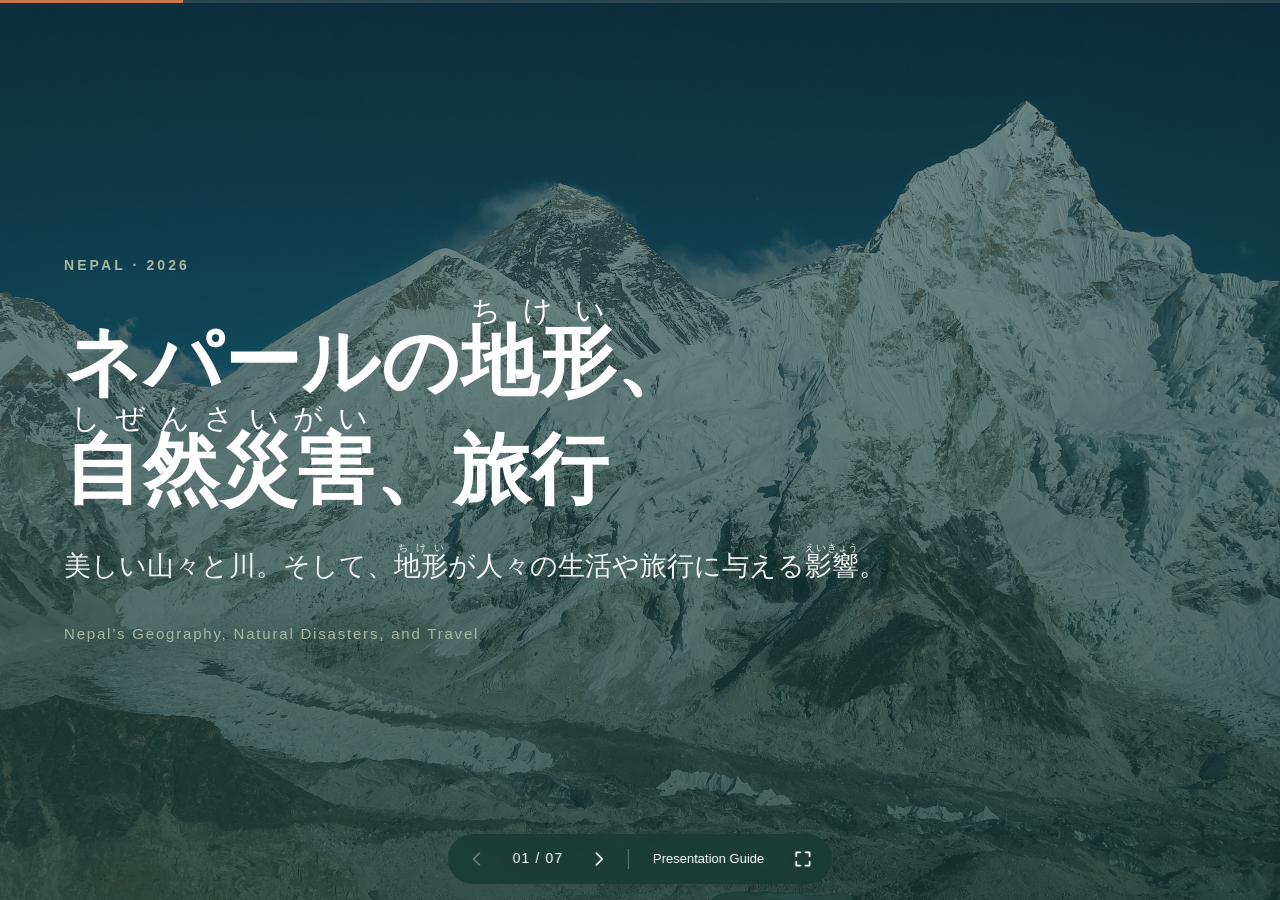
<file: index.html>
<!doctype html>
<html lang="ja">
<head>
  <meta charset="utf-8">
  <meta name="viewport" content="width=device-width, initial-scale=1">
  <title>ネパールの地形、自然災害、旅行</title>
  <meta name="description" content="ネパールの地形・自然災害・旅行 — Nepal’s Geography, Natural Disasters, and Travel. A short Japanese presentation.">
  <meta name="theme-color" content="#183C35">
  <meta property="og:title" content="ネパールの地形、自然災害、旅行">
  <meta property="og:description" content="Nepal’s Geography, Natural Disasters, and Travel">
  <meta property="og:image" content="images/hero.jpg">
  <link rel="icon" href="data:image/svg+xml,%3Csvg xmlns='http://www.w3.org/2000/svg' viewBox='0 0 32 32'%3E%3Crect width='32' height='32' fill='%23183C35'/%3E%3Cpath d='M2 26 12 10l5 8 4-6 9 14z' fill='%23F7F5EF'/%3E%3C/svg%3E">
  <link rel="stylesheet" href="css/style.css">
</head>
<body>
  <div class="progress" aria-hidden="true"><span id="progressBar"></span></div>

  <main id="deck" aria-live="polite">

    <!-- 1 Opening -->
    <section class="slide cover dark" aria-label="スライド 1">
      <img class="bg" src="images/hero.jpg" fetchpriority="high" decoding="async"
           alt="Mount Everest and Nuptse rising above the Khumbu Glacier in the Nepal Himalayas">
      <div class="overlay"></div>
      <div class="inner">
        <p class="label">Nepal · 2026</p>
        <h1 class="title xl">ネパールの<ruby>地形<rt>ちけい</rt></ruby>、<br><ruby>自然災害<rt>しぜんさいがい</rt></ruby>、旅行</h1>
        <p class="lead">美しい山々と川。そして、<ruby>地形<rt>ちけい</rt></ruby>が人々の生活や旅行に与える<ruby>影響<rt>えいきょう</rt></ruby>。</p>
        <p class="en">Nepal’s Geography, Natural Disasters, and Travel</p>
      </div>
    </section>

    <!-- 2 Geography -->
    <section class="slide split light" aria-label="スライド 2">
      <div class="text">
        <p class="label">01 · Geography</p>
        <h2 class="title">ネパールの<ruby>地形<rt>ちけい</rt></ruby></h2>
        <p class="lead">ネパールには、大きく分けて三つの地域があります。</p>
        <ul class="plain regions">
          <li><b>南</b><span><ruby>平野<rt>へいや</rt></ruby></span></li>
          <li><b>中央</b><span>丘や山</span></li>
          <li><b>北</b><span>ヒマラヤの山々</span></li>
        </ul>
        <p class="support">南にはテライ平野、中央には丘や山、北にはヒマラヤの山々があります。</p>
      </div>
      <div class="media triptych">
        <figure><img data-src="images/himalaya.jpg" alt="Annapurna South glowing in morning light — the Himalayan region" decoding="async"><figcaption>北 · ヒマラヤ<small>Himalaya</small></figcaption></figure>
        <figure><img data-src="images/hills.jpg" alt="Green tea-garden hills in Ilam, eastern Nepal — the hill region" decoding="async"><figcaption>中央 · 丘と山<small>Hills</small></figcaption></figure>
        <figure><img data-src="images/terai.jpg" alt="Flat green rice fields of the Terai plain with hills on the horizon" decoding="async"><figcaption>南 · テライ平野<small>Terai</small></figcaption></figure>

      </div>
    </section>

    <!-- 3 Mountains and rivers -->
    <section class="slide cover dark" aria-label="スライド 3">
      <img class="bg" data-src="images/river.jpg" decoding="async"
           alt="A braided river flowing through the Kali Gandaki valley between steep Himalayan slopes">
      <div class="overlay side"></div>
      <div class="inner">
        <p class="label">02 · Mountains &amp; Rivers</p>
        <h2 class="title">山と、たくさんの川</h2>
        <div class="stats">
          <div class="stat">
            <p class="num">約83%</p>
            <p class="desc">ネパールの<ruby>国土<rt>こくど</rt></ruby>に占める丘や山の割合。</p>
          </div>
          <div class="stat">
            <p class="num">約6,000</p>
            <p class="desc">ネパールにある川の数とされる概数。</p>
          </div>
        </div>
        <p class="support">多くの川は、山から平野へ流れています。</p>
      </div>
    </section>

    <!-- 4 Disasters -->
    <section class="slide split reverse light" aria-label="スライド 4">
      <div class="media photo">
        <img data-src="images/landslide.jpg" decoding="async"
             alt="A large landslide on a forested mountainside above a highway bridge in Nepal, with excavators clearing the road and trucks waiting">
      </div>
      <div class="text">
        <p class="label">03 · Natural Disasters</p>
        <h2 class="title"><ruby>地形<rt>ちけい</rt></ruby>と<ruby>自然災害<rt>しぜんさいがい</rt></ruby></h2>
        <p class="lead"><ruby>雨季<rt>うき</rt></ruby>には、ネパールでたくさんの雨が降ります。</p>
        <ol class="steps">
          <li><h3><ruby>洪水<rt>こうずい</rt></ruby></h3>
            <p>雨がたくさん降ると、川の水があふれることがあります。</p></li>
          <li><h3><ruby>土砂崩<rt>どしゃくず</rt></ruby>れ</h3>
            <p>雨で山の土がゆるくなり、土や石がくずれ落ちることがあります。</p></li>
          <li><h3>人々への<ruby>影響<rt>えいきょう</rt></ruby></h3>
            <p>家や道路がこわれ、生活や移動が難しくなることがあります。</p></li>
        </ol>
        <p class="flow" aria-hidden="true">大雨 → 洪水・土砂崩れ → 人々への影響</p>
      </div>
    </section>

    <!-- 5 Travel -->
    <section class="slide split light" aria-label="スライド 5">
      <div class="text">
        <p class="label">04 · Travel</p>
        <h2 class="title"><ruby>地形<rt>ちけい</rt></ruby>と旅行</h2>
        <p class="lead">ネパールは、山や川、谷がある美しい国です。しかし、旅行には時間がかかることがあります。</p>
        <ul class="plain points">
          <li><h3>道路が曲がっている</h3>
            <p>山が多いため、道路は山のまわりを通ります。</p></li>
          <li><h3>トンネルはまだ少ない</h3>
            <p>山を通り抜ける道路のトンネルは、まだ多くありません。</p></li>
          <li><h3><ruby>雨季<rt>うき</rt></ruby>はさらに時間がかかる</h3>
            <p>土砂崩れで道路が通れなくなることがあります。</p></li>
        </ul>
      </div>
      <div class="media photo">
        <img data-src="images/road.jpg" decoding="async"
             alt="A truck on a narrow dirt mountain road that zigzags across steep terraced hillsides in Nepal">
      </div>
    </section>

    <!-- 6 Tunnel -->
    <section class="slide split reverse light" aria-label="スライド 6">
      <div class="media photo">
        <img data-src="images/tunnel.jpg" decoding="async"
             alt="Aerial view of the Nagdhunga Tunnel portal and toll plaza with the new road leading into the hillside">
      </div>
      <div class="text">
        <p class="label">05 · New Tunnel</p>
        <h2 class="title">新しいトンネル</h2>
        <p class="lead">2026年7月、ナグドゥンガ・トンネルが完成しました。日本もこの工事を支援しました。</p>
        <blockquote class="highlight">トンネルは、移動をもっと便利にする助けになります。</blockquote>
      </div>
    </section>

    <!-- 7 Conclusion -->
    <section class="slide cover dark end" aria-label="スライド 7">
      <img class="bg" data-src="images/sunset.jpg" decoding="async"
           alt="The summit of Mount Everest glowing orange at sunset above Nuptse and the Khumbu Glacier">
      <div class="overlay bottom"></div>
      <div class="inner">
        <h2 class="title lg">ネパールの<ruby>地形<rt>ちけい</rt></ruby>は、美しさと課題の両方を生み出しています。</h2>
        <p class="support">地形を知ることは、洪水や土砂崩れが起こる理由や、旅行に時間がかかる理由を理解する助けになります。</p>
        <p class="thanks">ありがとうございました。</p>
      </div>
    </section>
  </main>

  <nav class="controls" aria-label="プレゼンテーション操作 / Presentation controls">
    <button id="prev" type="button" aria-label="前のスライド / Previous slide">
      <svg viewBox="0 0 24 24" aria-hidden="true"><path d="M15 5l-7 7 7 7" /></svg></button>
    <span class="counter" id="counter" aria-label="Slide number"><span id="cur">01</span> / <span id="tot">07</span></span>
    <button id="next" type="button" aria-label="次のスライド / Next slide">
      <svg viewBox="0 0 24 24" aria-hidden="true"><path d="M9 5l7 7-7 7" /></svg></button>
    <span class="sep" aria-hidden="true"></span>
    <a id="guideLink" class="text-btn" href="guide.html" target="_blank" rel="noopener" aria-label="Open the Presentation Guide in a new tab">Presentation Guide</a>
    <button id="fsBtn" type="button" aria-label="全画面表示 / Toggle full screen">
      <svg viewBox="0 0 24 24" aria-hidden="true"><path d="M4 9V4h5M20 9V4h-5M4 15v5h5M20 15v5h-5" /></svg></button>
  </nav>

  <script src="js/app.js"></script>
</body>
</html>
</file>
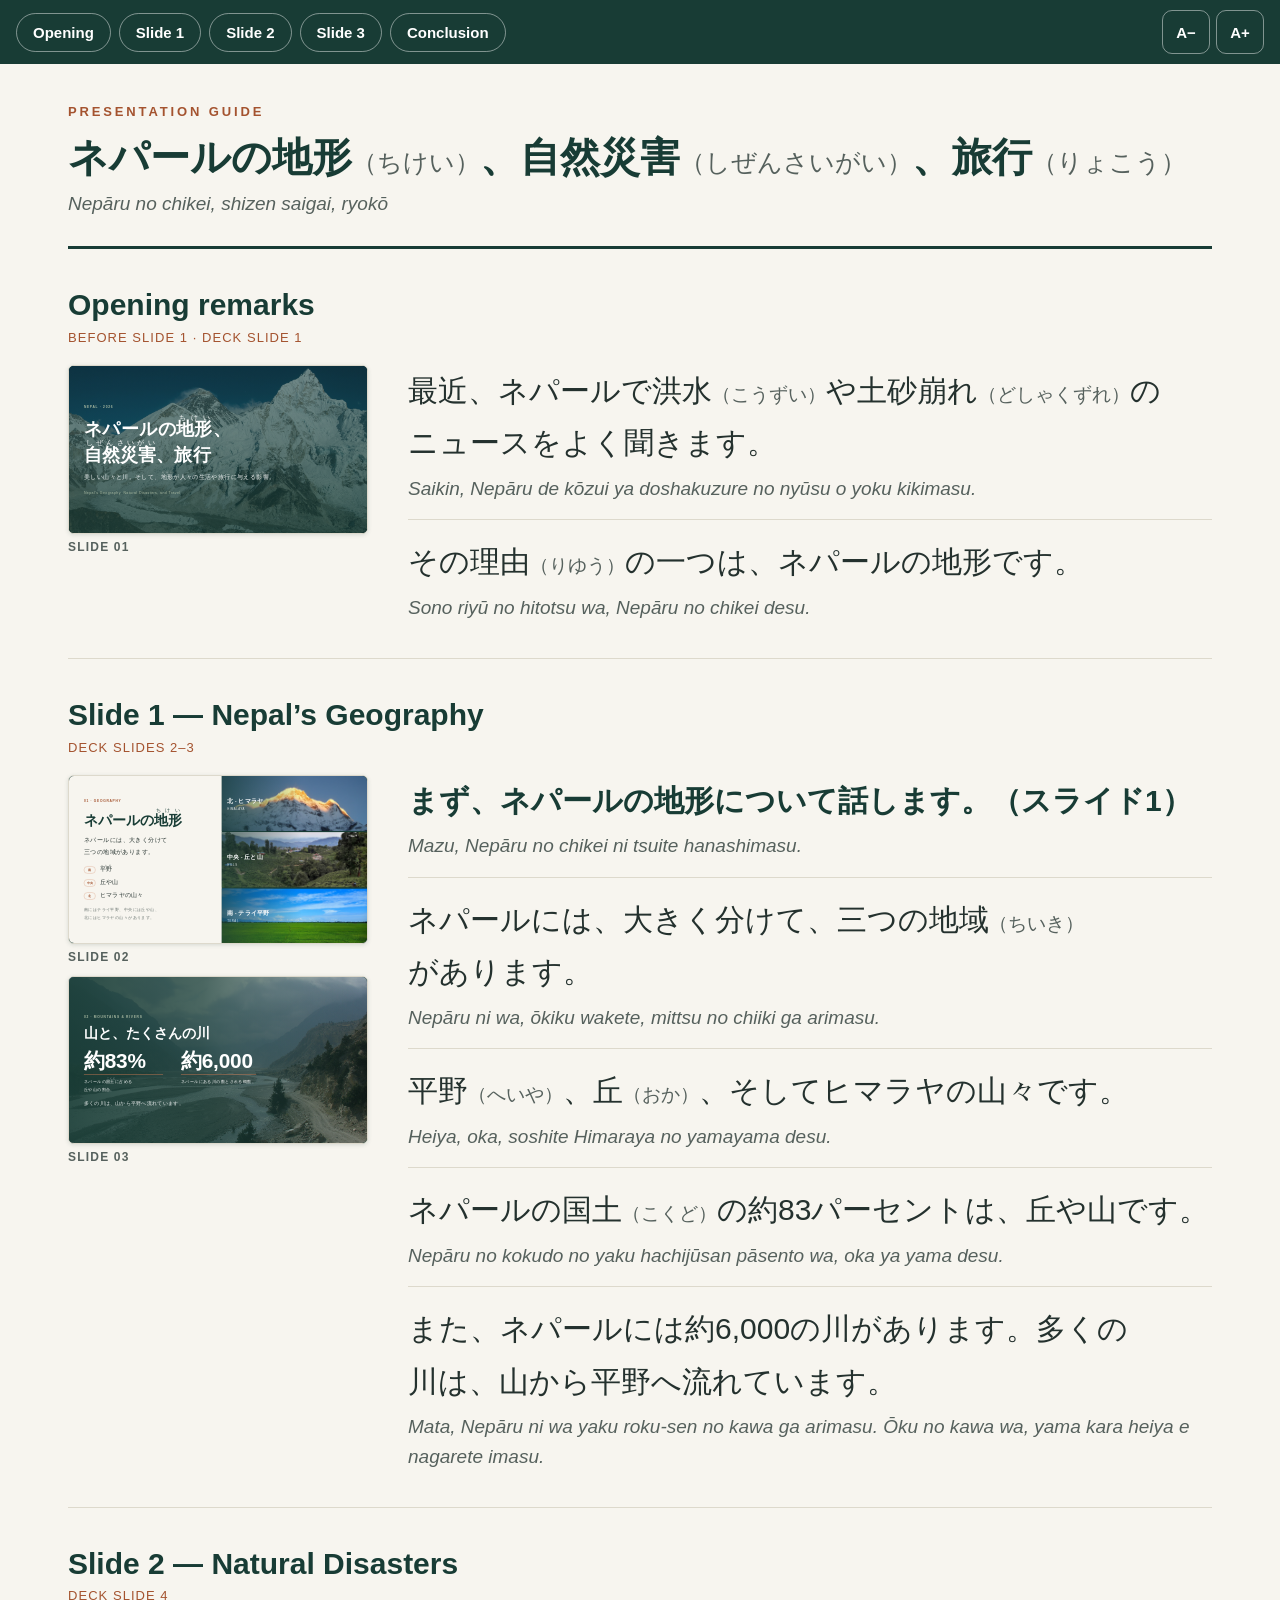
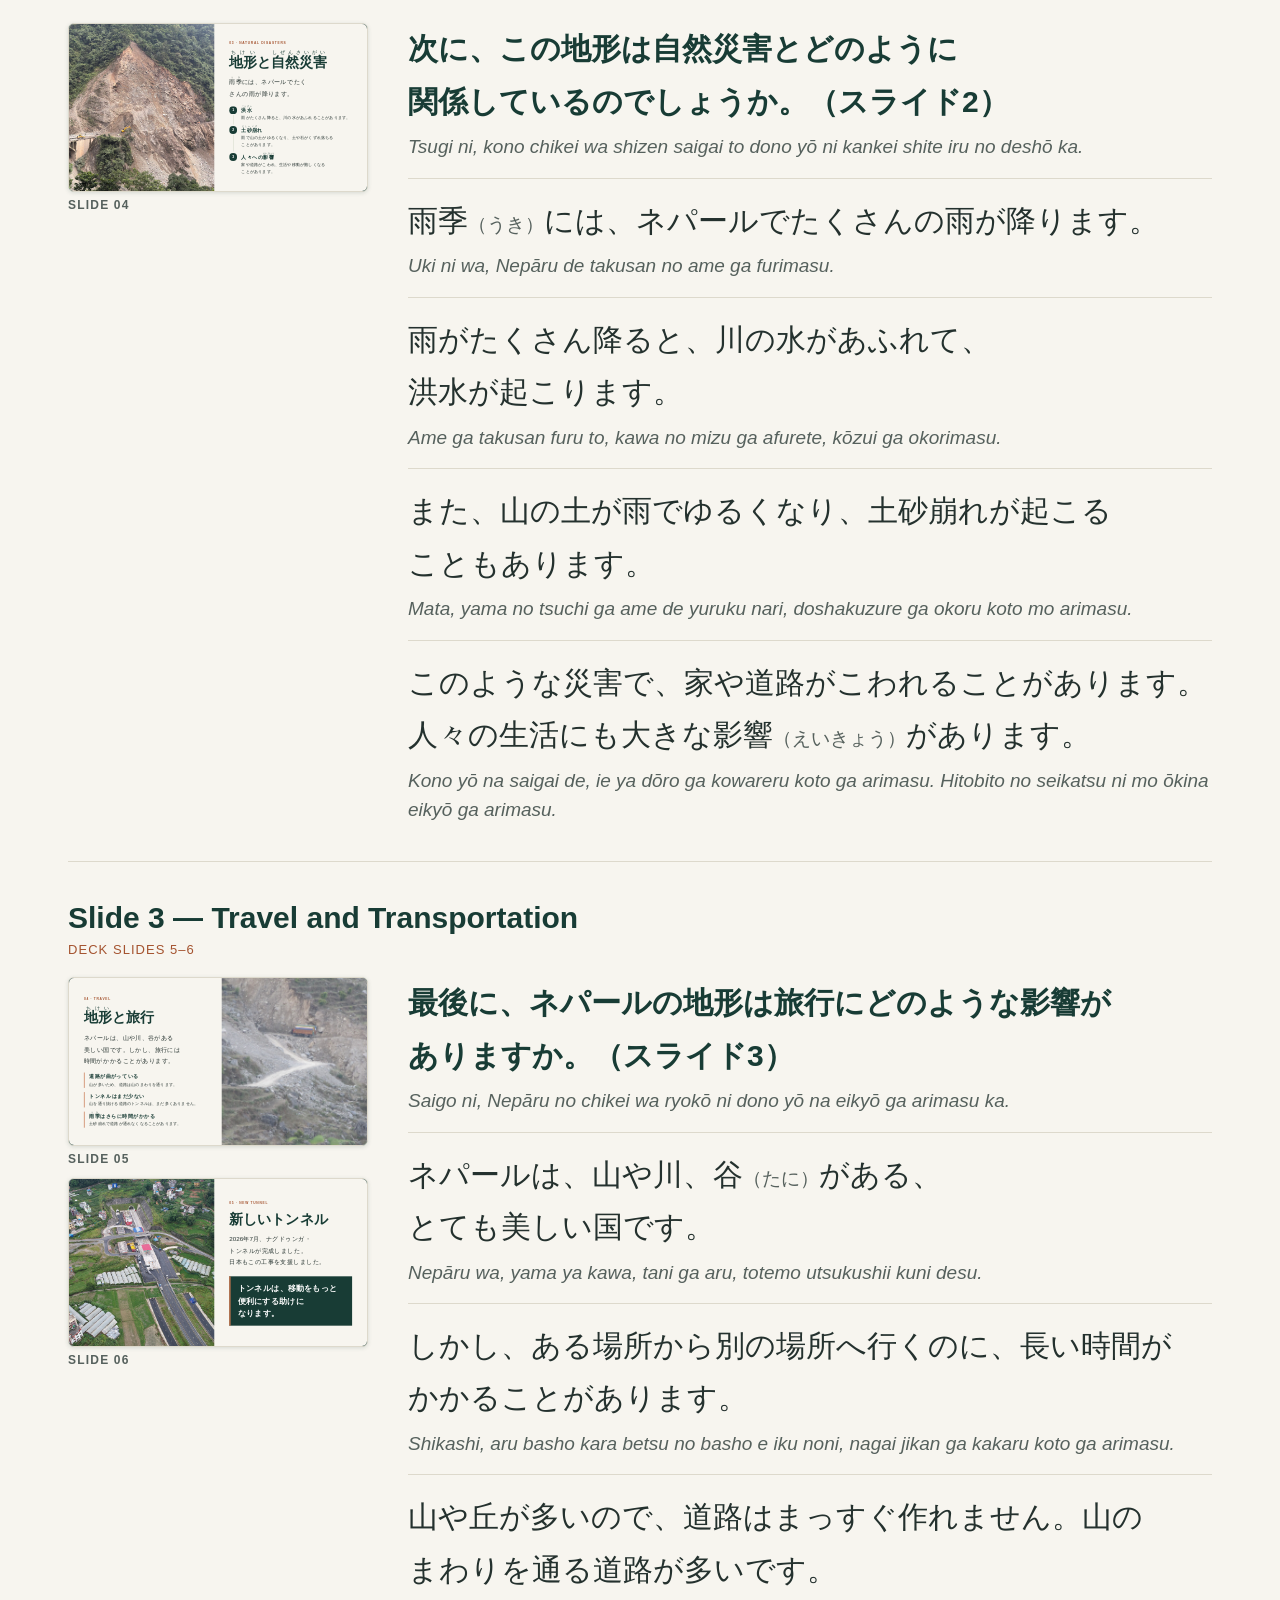
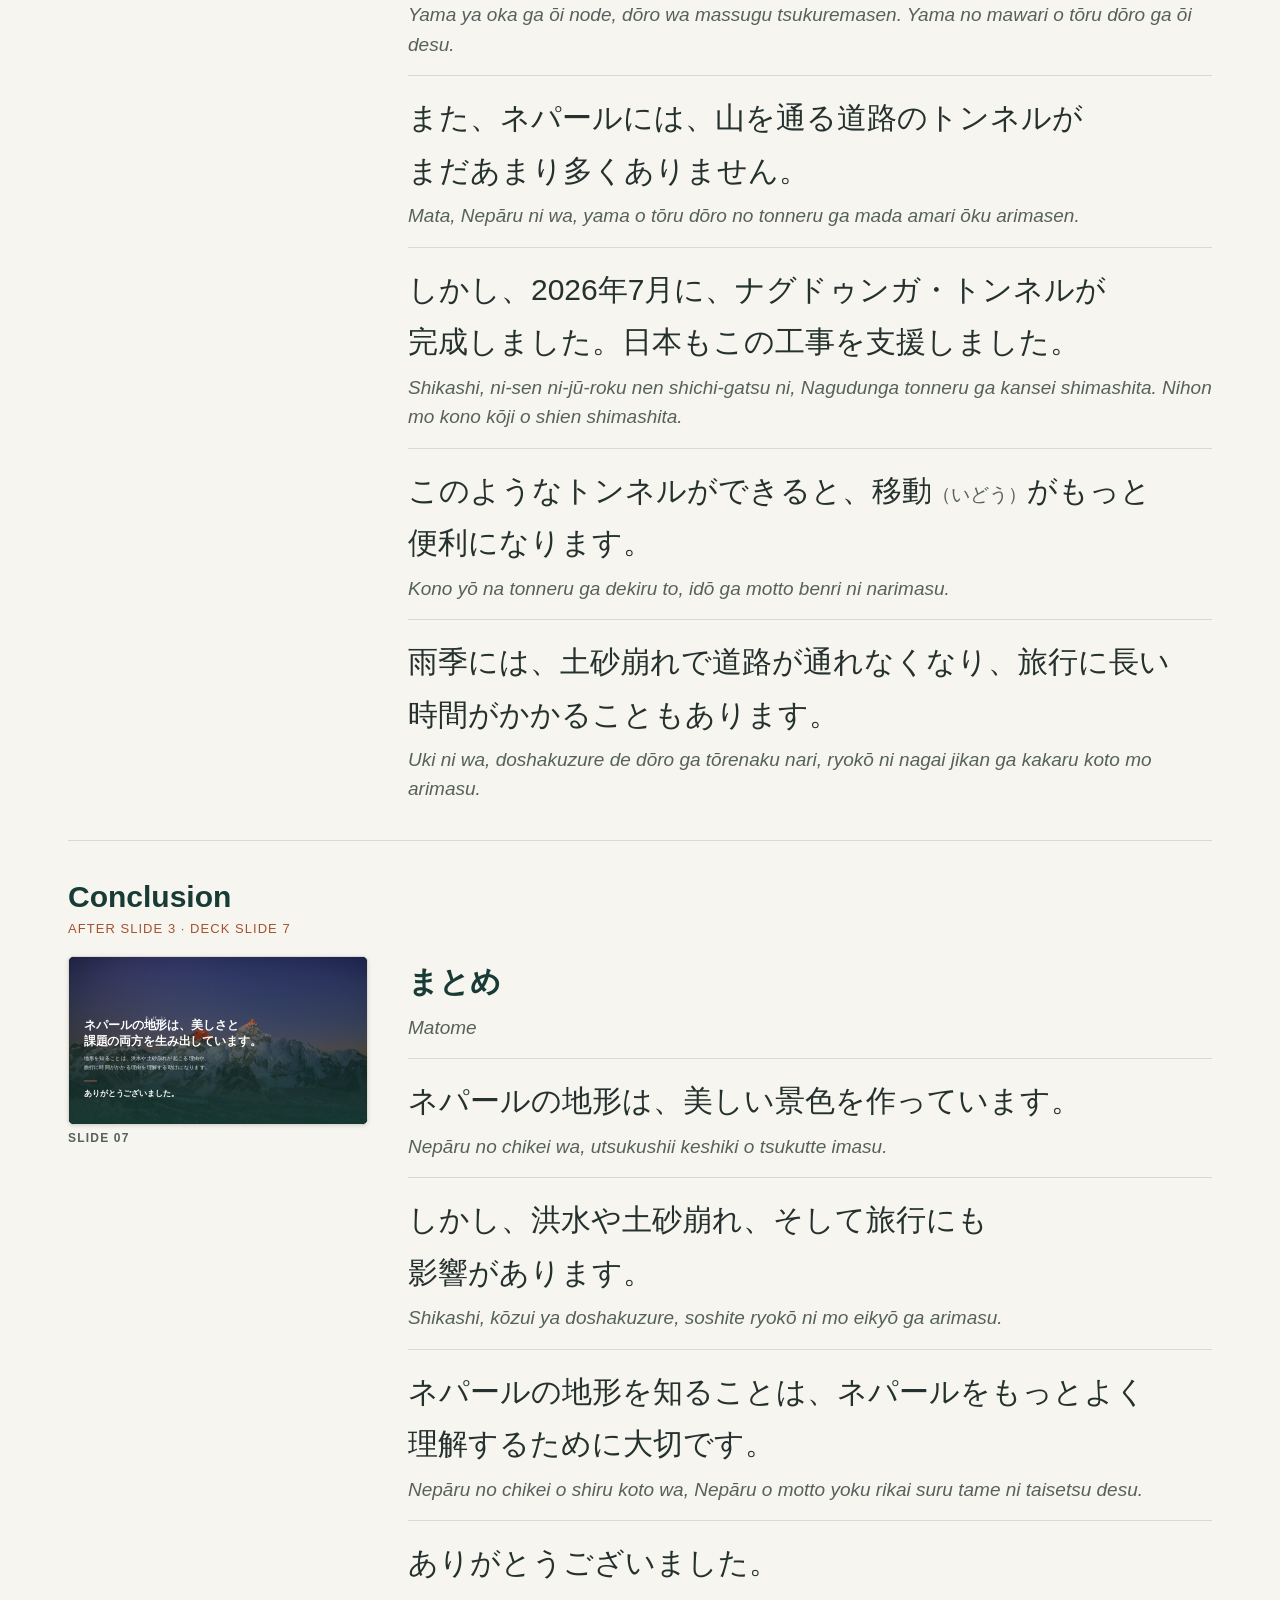
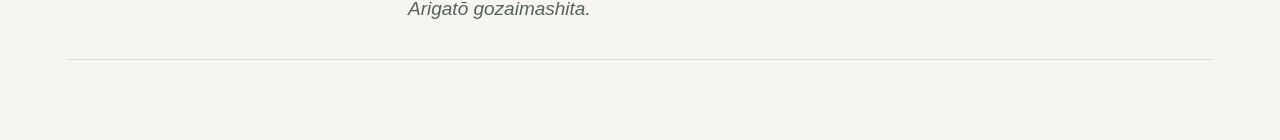
<file: guide.html>
<!doctype html>
<html lang="ja">
<head>
  <meta charset="utf-8">
  <meta name="viewport" content="width=device-width, initial-scale=1">
  <title>Presentation Guide — ネパールの地形、自然災害、旅行</title>
  <meta name="robots" content="noindex">
  <meta name="theme-color" content="#183C35">
  <link rel="icon" href="data:image/svg+xml,%3Csvg xmlns='http://www.w3.org/2000/svg' viewBox='0 0 32 32'%3E%3Crect width='32' height='32' fill='%23183C35'/%3E%3Cpath d='M2 26 12 10l5 8 4-6 9 14z' fill='%23F7F5EF'/%3E%3C/svg%3E">
  <link rel="stylesheet" href="css/guide.css">
</head>
<body>
  <header class="bar">
    <nav id="jump" aria-label="Sections"></nav>
    <div class="size" role="group" aria-label="Text size">
      <button id="smaller" type="button" aria-label="Smaller text">A−</button>
      <button id="larger" type="button" aria-label="Larger text">A+</button>
    </div>
  </header>

  <main id="guide">
    <header class="doc-title">
      <p class="kicker">Presentation Guide</p>
      <h1 id="docTitleJp" lang="ja"></h1>
      <p id="docTitleRo" class="ro"></p>
    </header>
    <div id="sections"></div>
  </main>

  <script src="js/script-data.js"></script>
  <script src="js/guide.js"></script>
</body>
</html>
</file>
<file: css/style.css>
:root {
  --green: #183C35;
  --ivory: #F7F5EF;
  --sage: #A8B9A1;
  --terracotta: #C97851;
  --terracotta-ink: #A4532F; /* AA-contrast variant for small text on ivory */
  --charcoal: #24312E;
  --gray: #68736F;
  --jp: "Noto Sans JP", "Hiragino Kaku Gothic ProN", "Yu Gothic", Meiryo, sans-serif;
  --latin: Inter, "Helvetica Neue", Arial, sans-serif;
  --pad: clamp(24px, 5vw, 84px);
  --ease: cubic-bezier(.2, .7, .2, 1);
}

*, *::before, *::after { box-sizing: border-box; }
html, body { height: 100%; margin: 0; }
body {
  background: var(--green);
  color: var(--charcoal);
  font-family: var(--jp);
  line-height: 1.8;
  overflow: hidden;
  -webkit-font-smoothing: antialiased;
  word-break: auto-phrase; line-break: strict; text-wrap: pretty;
}
h1, h2, h3, p, ul, ol, blockquote, figure { margin: 0; padding: 0; }
ul, ol { list-style: none; }
img { display: block; max-width: 100%; }
ruby rt { font-size: .38em; font-weight: 400; letter-spacing: .02em; }

/* ---------- progress ---------- */
.progress { position: fixed; inset: 0 0 auto 0; height: 3px; z-index: 30; background: rgba(127, 140, 134, .25); }
.progress span { display: block; height: 100%; width: 0; background: var(--terracotta); transition: width .5s var(--ease); }

/* ---------- slides ---------- */
#deck { position: fixed; inset: 0; }
.slide {
  position: absolute; inset: 0;
  display: grid;
  opacity: 0; visibility: hidden;
  transform: translateY(10px);
  transition: opacity .6s var(--ease), transform .6s var(--ease), visibility 0s .6s;
  overflow: hidden;
}
.slide.active { opacity: 1; visibility: visible; transform: none; transition-delay: 0s; z-index: 2; }
.slide.light { background: var(--ivory); }
.slide.dark { background: var(--green); color: #fff; }

.label {
  font-family: var(--latin); font-size: 14px; letter-spacing: .22em; text-transform: uppercase;
  color: var(--terracotta-ink); font-weight: 600; margin-bottom: 18px;
}
.dark .label { color: var(--sage); }
.title, .lead, .support { text-wrap: balance; }
.title { font-size: clamp(34px, 4.6vw, 64px); line-height: 1.35; font-weight: 700; color: var(--green); letter-spacing: .01em; }
.title.xl { font-size: clamp(38px, 6vw, 84px); line-height: 1.3; }
.title.lg { font-size: clamp(30px, 3.9vw, 56px); }
.dark .title { color: #fff; }
.lead { font-size: clamp(20px, 2.1vw, 30px); line-height: 1.85; margin-top: 22px; }
.support { font-size: clamp(17px, 1.5vw, 22px); color: var(--gray); margin-top: 22px; }
.dark .support { font-size: clamp(18px, 1.7vw, 25px); }
.dark .support, .dark .lead { color: rgba(255, 255, 255, .92); }
.en { font-family: var(--latin); margin-top: 28px; font-size: 15px; letter-spacing: .12em; color: var(--sage); }
.note { font-family: var(--latin); font-size: 13px; color: var(--gray); margin-top: 22px; line-height: 1.5; }
.dark .note { color: rgba(255, 255, 255, .72); }

.credit {
  position: absolute; right: 14px; bottom: 8px; z-index: 5;
  font-family: var(--latin); font-size: 11px; color: rgba(255, 255, 255, .8);
  text-shadow: 0 1px 3px rgba(0, 0, 0, .6); max-width: 70%; text-align: right; line-height: 1.3;
}
.light .credit { color: var(--gray); text-shadow: none; }
.media .credit { color: #fff; text-shadow: 0 1px 3px rgba(0, 0, 0, .7); top: 10px; bottom: auto; }

/* ---------- cover layout ---------- */
.cover { align-items: end; }
.cover .bg { position: absolute; inset: 0; width: 100%; height: 100%; object-fit: cover; }
.cover .overlay { position: absolute; inset: 0; background: linear-gradient(180deg, rgba(24, 60, 53, .55), rgba(24, 60, 53, .78)); }
.cover .overlay.side { background: linear-gradient(90deg, rgba(24, 60, 53, .92) 0%, rgba(24, 60, 53, .78) 45%, rgba(24, 60, 53, .25) 100%); }
.cover .overlay.bottom { background: linear-gradient(180deg, rgba(24, 60, 53, .1) 0%, rgba(24, 60, 53, .45) 45%, rgba(24, 60, 53, .9) 100%); }
.cover .inner { position: relative; z-index: 3; padding: var(--pad); padding-bottom: calc(var(--pad) + 40px); max-width: 1180px; }
.cover.end .inner { max-width: 1000px; }
.slide:nth-of-type(1) .inner { align-self: center; padding-bottom: var(--pad); }
.slide:nth-of-type(3) .inner { align-self: center; padding-bottom: var(--pad); }

.stats { display: flex; gap: clamp(28px, 6vw, 96px); margin-top: 32px; flex-wrap: wrap; }
.stat { max-width: 340px; }
.num { font-family: var(--latin), var(--jp); font-size: clamp(54px, 8vw, 118px); font-weight: 700; line-height: 1.05; color: #fff; letter-spacing: -.01em; }
.num { font-family: var(--jp); white-space: nowrap; font-size: clamp(48px, 7vw, 104px); }
.stat .desc { margin-top: 10px; font-size: clamp(16px, 1.45vw, 21px); padding-top: 12px; border-top: 2px solid var(--terracotta); }
.thanks { margin-top: 36px; font-size: clamp(24px, 2.6vw, 36px); font-weight: 700; color: #fff; }
.thanks::before { content: ""; display: block; width: 56px; height: 3px; background: var(--terracotta); margin-bottom: 22px; }

/* ---------- split layout ---------- */
.split { grid-template-columns: minmax(0, 1.05fr) minmax(0, 1fr); }
.split.reverse { grid-template-columns: minmax(0, 1fr) minmax(0, 1.05fr); }
.split .text { padding: var(--pad); display: flex; flex-direction: column; justify-content: center; overflow-y: auto; }
.split .media { position: relative; min-height: 0; background: var(--green); }
.photo img { width: 100%; height: 100%; object-fit: cover; }

/* regions list + triptych */
.regions { margin-top: 26px; display: grid; gap: 10px; }
.regions li { display: flex; align-items: baseline; gap: 18px; font-size: clamp(20px, 2vw, 28px); font-weight: 500; }
.regions b {
  font-size: 14px; font-weight: 600; min-width: 3.6em; text-align: center; padding: 2px 10px;
  border: 1.5px solid var(--terracotta); color: var(--terracotta-ink); border-radius: 99px;
}
.triptych { display: grid; grid-template-rows: repeat(3, 1fr); gap: 4px; }
.triptych figure { position: relative; overflow: hidden; min-height: 0; }
.triptych img { width: 100%; height: 100%; object-fit: cover; }
.triptych figure::after { content: ""; position: absolute; inset: 0; background: linear-gradient(90deg, rgba(24, 60, 53, .7), transparent 55%); }
.triptych figcaption {
  position: absolute; left: 24px; top: 50%; transform: translateY(-50%); z-index: 2; color: #fff;
  font-size: clamp(20px, 2vw, 28px); font-weight: 700;
}
.triptych small { display: block; font-family: var(--latin); font-size: 12px; font-weight: 500; letter-spacing: .18em; text-transform: uppercase; opacity: .85; }

/* disaster steps */
.steps { margin-top: 24px; display: grid; gap: 16px; counter-reset: s; }
.steps li { position: relative; padding-left: 52px; counter-increment: s; }
.steps li::before {
  content: counter(s); position: absolute; left: 0; top: 4px; width: 34px; height: 34px; border-radius: 50%;
  background: var(--green); color: #fff; font-family: var(--latin); font-size: 15px; font-weight: 600;
  display: grid; place-items: center;
}
.steps li:not(:last-child)::after { content: ""; position: absolute; left: 16.5px; top: 42px; bottom: -14px; width: 1.5px; background: var(--sage); }
h3 { font-size: clamp(19px, 1.8vw, 26px); font-weight: 700; color: var(--green); line-height: 1.5; }
.steps p, .points p { font-size: clamp(16px, 1.4vw, 20px); color: var(--charcoal); line-height: 1.75; }
.flow { display: none; }

/* travel points */
.points { margin-top: 24px; display: grid; gap: 18px; }
.points li { padding-left: 20px; border-left: 3px solid var(--terracotta); }

/* tunnel highlight */
.highlight {
  margin-top: 34px; padding: 26px 30px; background: var(--green); color: #fff;
  font-size: clamp(24px, 2.7vw, 38px); font-weight: 700; line-height: 1.55; border-left: 6px solid var(--terracotta);
}

/* ---------- controls ---------- */
.controls {
  position: fixed; left: 50%; bottom: 16px; transform: translateX(-50%); z-index: 40;
  display: flex; align-items: center; gap: 6px; padding: 6px 10px; border-radius: 99px;
  background: rgba(24, 60, 53, .88); backdrop-filter: blur(8px); color: #fff;
  font-family: var(--latin); font-size: 14px; transition: opacity .4s, transform .4s;
}
.controls.hidden { opacity: 0; pointer-events: none; transform: translate(-50%, 10px); }
.controls button {
  appearance: none; border: 0; background: transparent; color: inherit; cursor: pointer;
  width: 38px; height: 38px; border-radius: 50%; display: grid; place-items: center; font: inherit;
}
.controls button:hover { background: rgba(255, 255, 255, .14); }
.controls button:disabled { opacity: .35; cursor: default; }
.controls svg { width: 20px; height: 20px; fill: none; stroke: currentColor; stroke-width: 2; stroke-linecap: round; stroke-linejoin: round; }
.controls .text-btn { width: auto; padding: 0 14px; border-radius: 99px; font-family: var(--jp); font-size: 13px; white-space: nowrap; }
.controls a.text-btn { color: inherit; text-decoration: none; display: grid; place-items: center; height: 38px; font-family: var(--latin); }
.controls a.text-btn:hover { background: rgba(255, 255, 255, .14); }
.thumb .controls, .thumb .progress { display: none; }
.thumb .slide { transition: none; }
.thumb body, body.thumb { cursor: default; }
.counter { min-width: 72px; text-align: center; font-variant-numeric: tabular-nums; letter-spacing: .08em; }
.sep { width: 1px; height: 20px; background: rgba(255, 255, 255, .3); margin: 0 4px; }
:focus-visible { outline: 3px solid var(--terracotta); outline-offset: 2px; }
.controls :focus-visible { outline-color: #fff; }
body.idle { cursor: none; }

/* ---------- tablet / mobile ---------- */
@media (max-width: 900px) {
  body { overflow: auto; }
  .split, .split.reverse { grid-template-columns: 1fr; grid-template-rows: 38% 1fr; }
  .split .media { order: -1; }
  .split .text { padding: 24px var(--pad) 96px; justify-content: flex-start; }
  .triptych { grid-template-rows: none; grid-template-columns: repeat(3, 1fr); }
  .triptych figure::after { background: linear-gradient(0deg, rgba(24, 60, 53, .75), transparent 60%); }
  .triptych figcaption { left: 10px; top: auto; bottom: 14px; transform: none; font-size: 15px; }
  .cover .inner { padding-bottom: 110px; }
  .slide:nth-of-type(1) .inner, .slide:nth-of-type(3) .inner { align-self: end; padding-bottom: 110px; }
  .cover .overlay.side { background: rgba(24, 60, 53, .8); }
  .credit { bottom: 70px; font-size: 10px; }
  .media .credit { top: auto; bottom: 6px; }
  .controls .text-btn { padding: 0 10px; font-size: 12px; }
  .flow { display: block; margin-top: 18px; font-size: 15px; color: var(--terracotta-ink); font-weight: 700; }
}
@media (max-width: 520px) {
  .controls { gap: 0; padding: 4px 6px; bottom: 10px; }
  .counter { min-width: 60px; font-size: 13px; }
  .sep { display: none; }
  .stats { gap: 18px; }
}
@media (max-height: 640px) and (min-width: 901px) {
  .split .text { padding-block: 40px 80px; }
  .lead { margin-top: 12px; }
  .steps, .points { gap: 10px; margin-top: 14px; }
}
@media (prefers-reduced-motion: reduce) {
  .slide, .progress span, .controls { transition-duration: .01s !important; transform: none !important; }
}
@media print { .controls, .progress { display: none; } }
</file>
<file: css/guide.css>
:root {
  --green: #183C35; --ivory: #F7F5EF; --sage: #A8B9A1; --terracotta-ink: #A4532F;
  --charcoal: #24312E; --gray: #56615D; --line: #DDD9CC;
  --jp: "Noto Sans JP", "Hiragino Kaku Gothic ProN", "Yu Gothic", Meiryo, sans-serif;
  --latin: Inter, "Helvetica Neue", Arial, sans-serif;
  --scale: 1;
}
*, *::before, *::after { box-sizing: border-box; }
html { -webkit-text-size-adjust: 100%; scroll-padding-top: 76px; scroll-behavior: smooth; }
body { margin: 0; background: var(--ivory); color: var(--charcoal); font-family: var(--jp); line-height: 1.7; }
h1, h2, p, figure { margin: 0; }

/* sticky section bar */
.bar {
  position: sticky; top: 0; z-index: 10; display: flex; gap: 12px; align-items: center; justify-content: space-between;
  padding: 10px max(16px, env(safe-area-inset-left)); background: var(--green); color: #fff;
}
#jump { display: flex; gap: 8px; overflow-x: auto; scrollbar-width: none; }
.chip { flex: none; color: #fff; text-decoration: none; font: 600 15px/1 var(--latin); padding: 11px 16px; border-radius: 99px; border: 1.5px solid rgba(255, 255, 255, .45); }
.chip:active { background: rgba(255, 255, 255, .2); }
.size { display: flex; gap: 6px; flex: none; }
.size button { font: 600 15px var(--latin); min-width: 48px; min-height: 44px; border-radius: 10px; border: 1.5px solid rgba(255, 255, 255, .45); background: transparent; color: #fff; }
:focus-visible { outline: 3px solid #E9A27F; outline-offset: 2px; }

main { max-width: 1180px; margin: 0 auto; padding: 0 max(18px, env(safe-area-inset-left)) 80px; }
.doc-title { padding: 40px 0 28px; border-bottom: 3px solid var(--green); }
.kicker { font: 600 13px var(--latin); letter-spacing: .22em; text-transform: uppercase; color: var(--terracotta-ink); margin-bottom: 10px; }
h1 { font-size: calc(clamp(26px, 4vw, 40px) * var(--scale)); line-height: 1.4; color: var(--green); }
.yomi { font-size: .62em; font-weight: 400; color: var(--gray); }

.ro { font: italic 400 calc(19px * var(--scale))/1.55 var(--latin); color: var(--gray); margin-top: 4px; }

.block { padding: 36px 0 12px; border-bottom: 1px solid var(--line); display: grid; gap: 20px 40px; grid-template-columns: 1fr; }
.block-head h2 { font-size: calc(clamp(22px, 3vw, 30px) * var(--scale)); color: var(--green); line-height: 1.35; }
.meta { font: 500 13px var(--latin); letter-spacing: .08em; text-transform: uppercase; color: var(--terracotta-ink); margin-top: 4px; }

.thumbs { display: flex; gap: 12px; }
.thumb { flex: 1 1 0; max-width: 360px; }
.frame { position: relative; aspect-ratio: 16 / 9; overflow: hidden; border-radius: 6px; border: 1px solid var(--line); background: var(--green); box-shadow: 0 1px 4px rgba(24, 60, 53, .15); }
.frame iframe { position: absolute; top: 0; left: 0; width: 1280px; height: 720px; border: 0; transform-origin: 0 0; pointer-events: none; }
figcaption { font: 600 12px var(--latin); letter-spacing: .1em; text-transform: uppercase; color: var(--gray); margin-top: 6px; }

.lines { padding-bottom: 8px; }
.line { padding: 16px 0; border-top: 1px solid var(--line); }
.line:first-child { border-top: 0; padding-top: 0; }
.jp { font-size: calc(clamp(22px, 2.9vw, 30px) * var(--scale)); line-height: 1.75; font-weight: 500; }
.jp { word-break: auto-phrase; line-break: strict; text-wrap: pretty; }
.line.lead .jp { font-weight: 700; color: var(--green); }

/* wide screens / iPad landscape: thumbnails stay beside the script while reading */
@media (min-width: 900px) {
  .block { grid-template-columns: 300px minmax(0, 1fr); grid-template-areas: "head head" "thumbs lines"; }
  .block-head { grid-area: head; }
  .thumbs { grid-area: thumbs; flex-direction: column; align-self: start; position: sticky; top: 84px; }
  .thumb { max-width: none; }
  .lines { grid-area: lines; }
}
@media print { .bar { display: none; } .frame iframe { display: none; } }
@media (prefers-reduced-motion: reduce) { html { scroll-behavior: auto; } }
</file>
